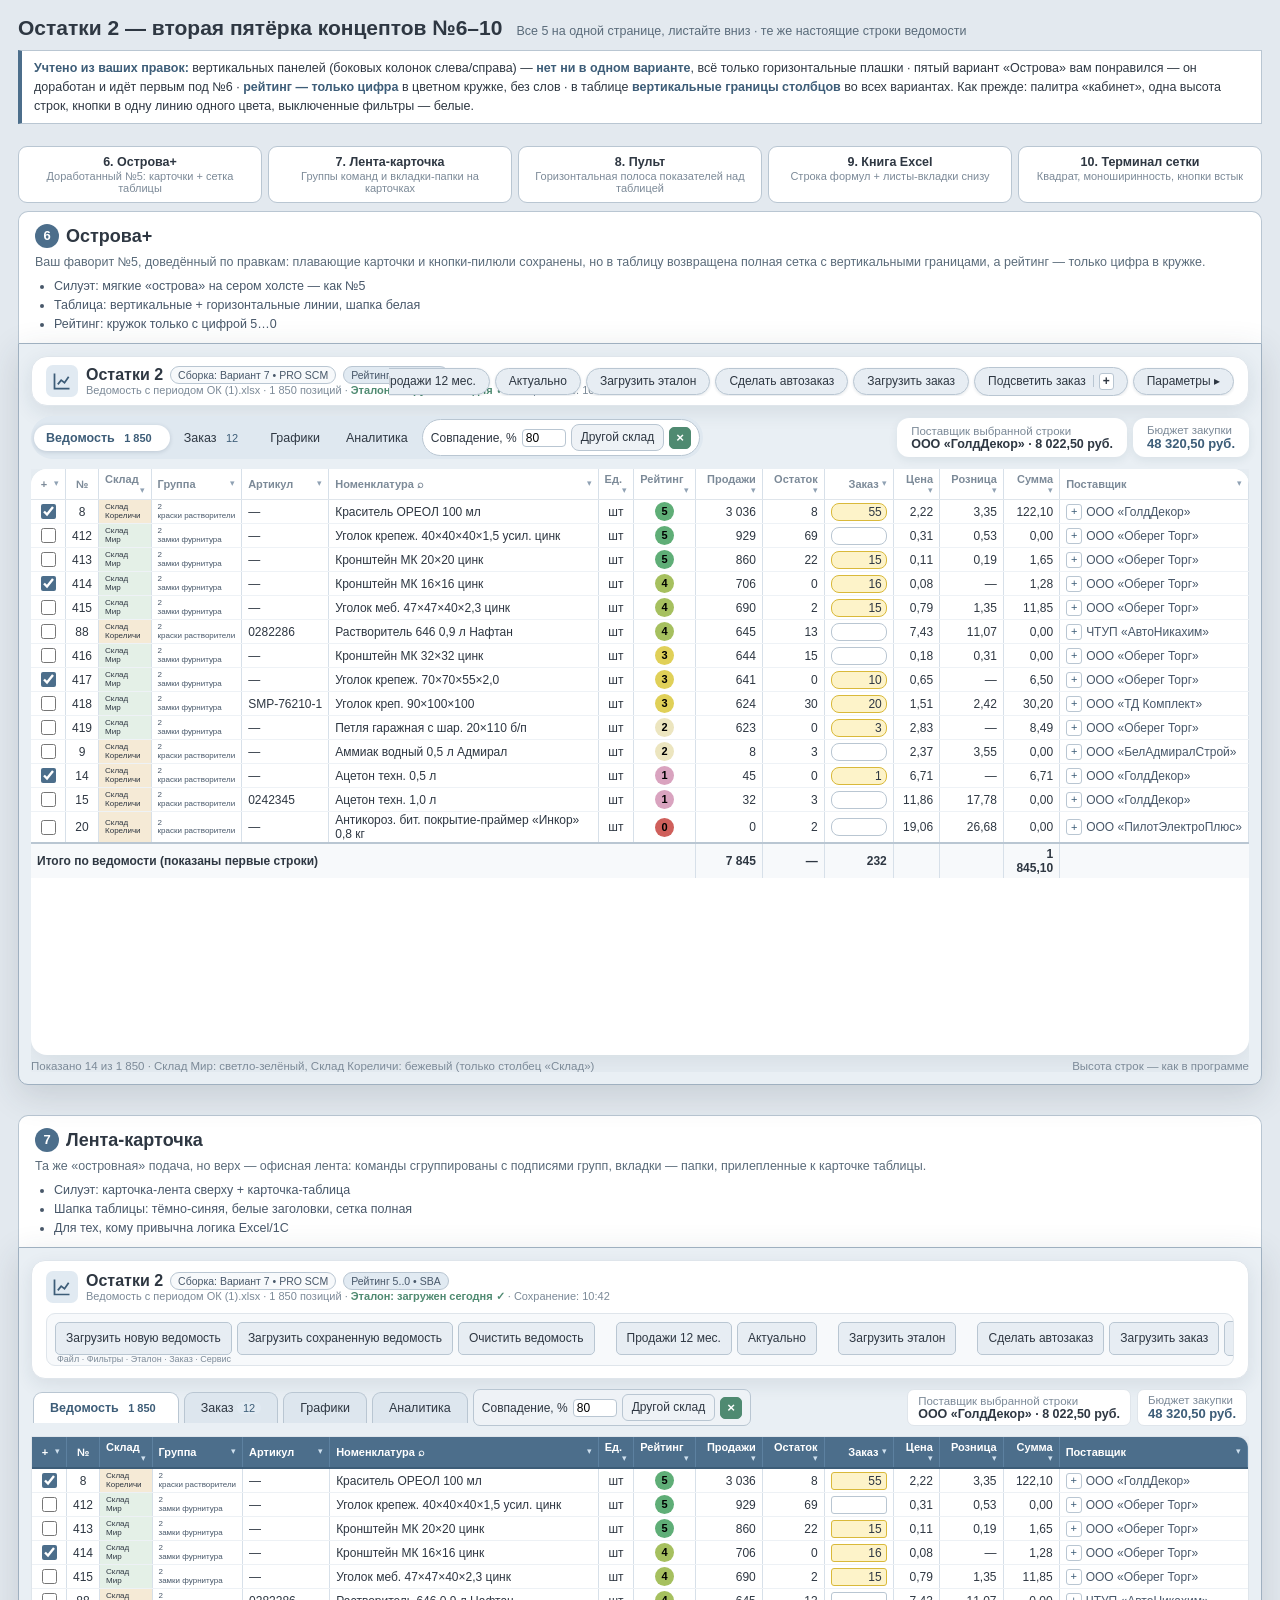
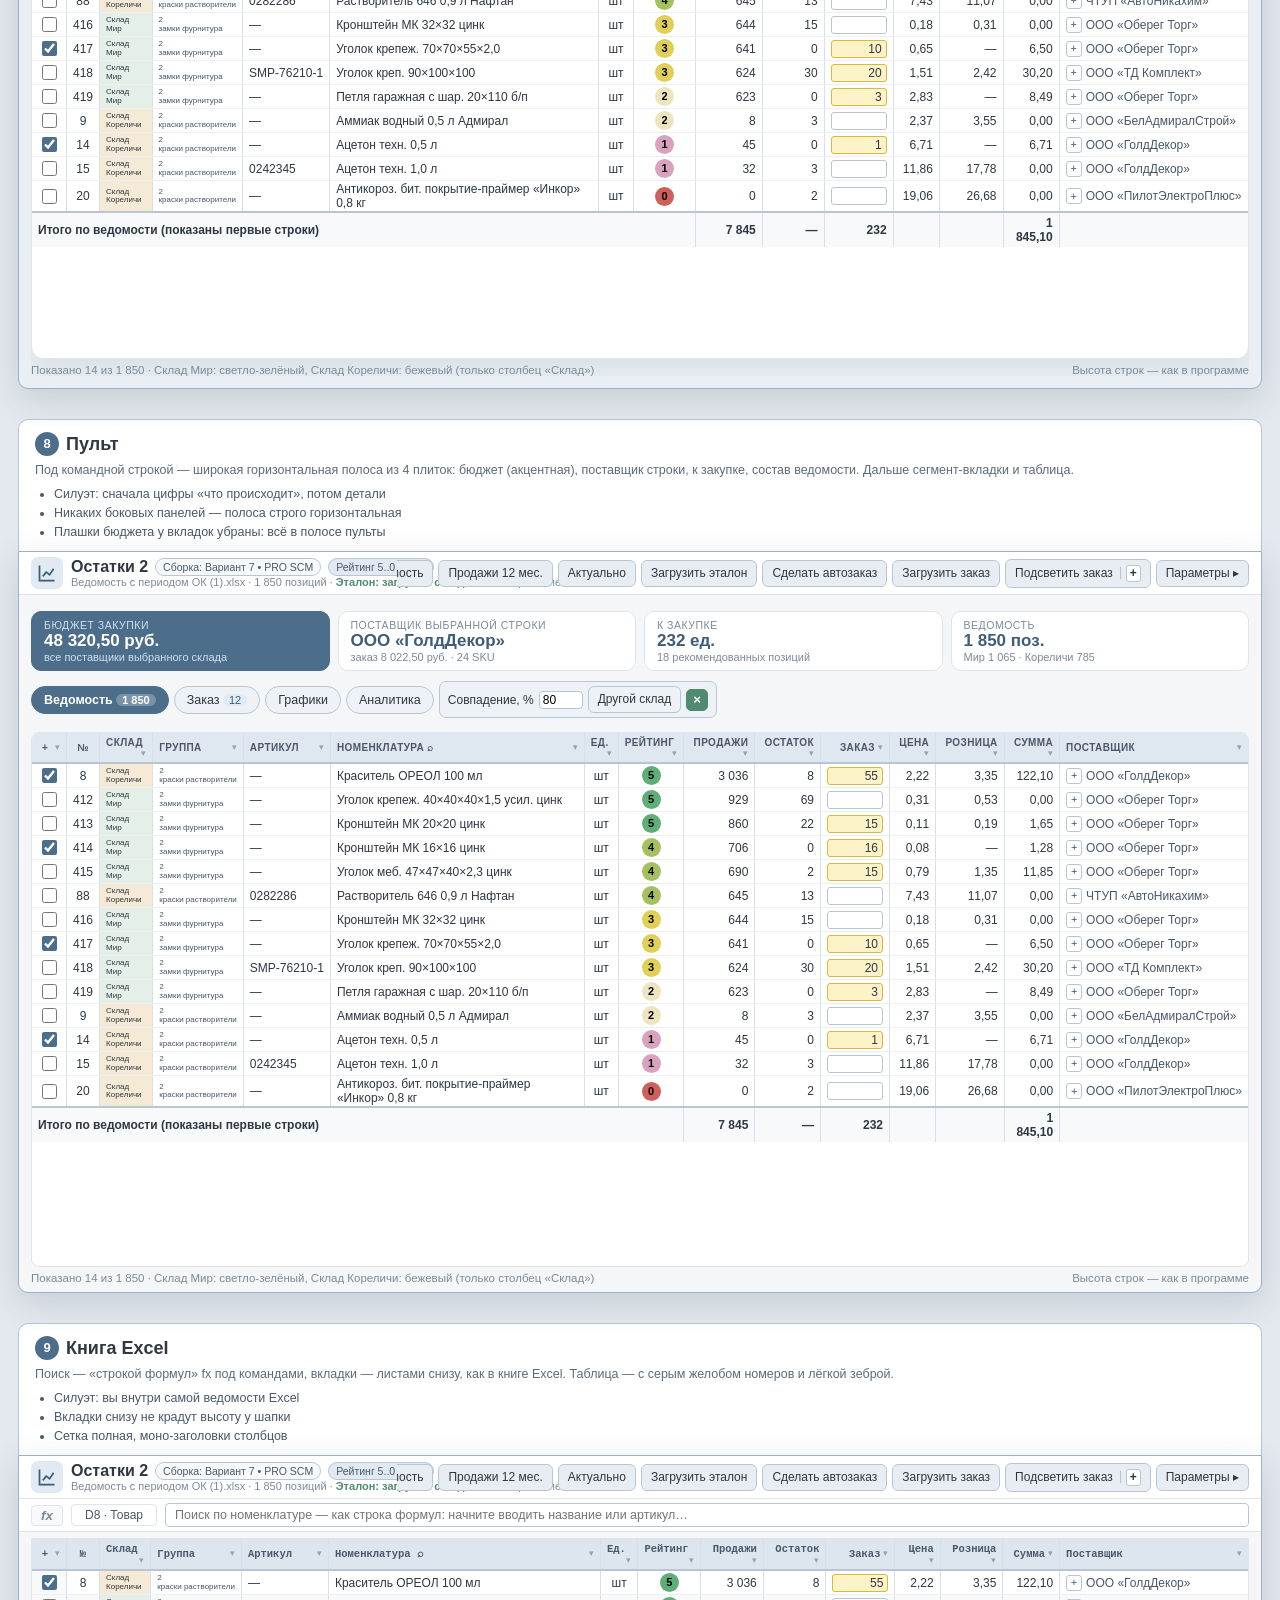
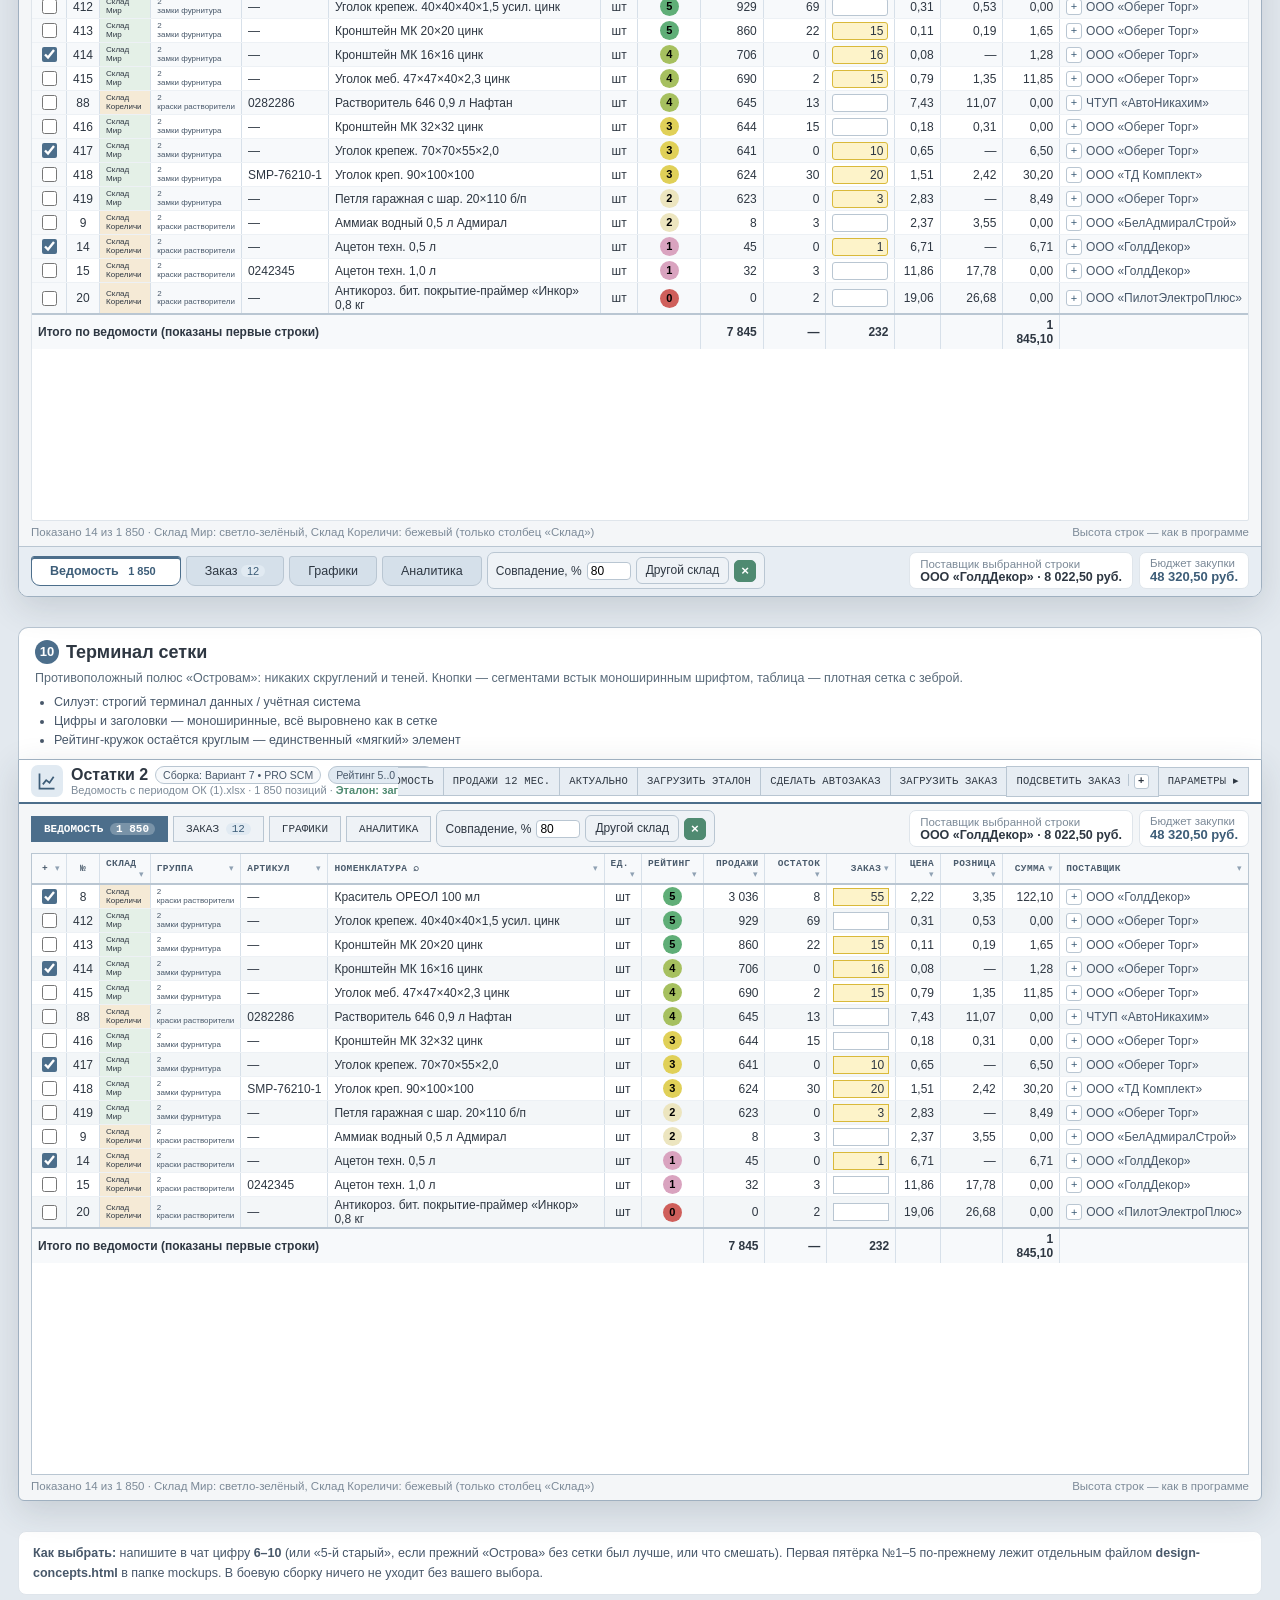
<file: mockups/index.html>
<!DOCTYPE html>
<html lang="ru">
<head>
<meta charset="UTF-8">
<meta name="viewport" content="width=device-width, initial-scale=1.0">
<title>Остатки 2 — вторая пятёрка концептов (№6–10)</title>
<style>
:root{
  --bg:#f4f6f8; --surface:#ffffff; --surface-alt:#f7f9fb; --surface-hover:#eef2f6;
  --border:#dfe5eb; --border-strong:#b9c6d2; --text:#2e3742; --muted:#7c8a98;
  --primary:#4c6e8b; --primary-dark:#3d5d78; --primary-soft:#e1eaf2;
  --btnbar-bg:#e7edf3; --btnbar-hover:#dbe4ec; --btnbar-border:#b9c6d2;
  --seg5:#5fae77; --seg4:#a6c05f; --seg3:#e0d058; --seg2:#ece5bf; --seg1:#d9a3bf; --seg0:#cf5f5b;
  --grid:#d7e0e9;
}
*{box-sizing:border-box}
html{scroll-behavior:smooth}
body{margin:0;font-family:"Segoe UI",-apple-system,"Inter",Roboto,Arial,sans-serif;font-size:13.5px;color:var(--text);background:#e3e9ef;-webkit-font-smoothing:antialiased}
.page{max-width:1560px;margin:0 auto;padding:16px 18px 40px}
.page-head{display:flex;align-items:baseline;gap:14px;flex-wrap:wrap}
.page-head h1{font-size:21px;margin:0}
.page-head .sub{color:#5a6b7a;font-size:12.5px}
.note{background:#fff;border:1px solid var(--border-strong);border-left:4px solid var(--primary);padding:8px 12px;font-size:12.5px;margin:10px 0 14px;line-height:1.5}
.note b{color:var(--primary-dark)}
.nav{position:sticky;top:0;z-index:50;display:flex;gap:6px;flex-wrap:wrap;background:#e3e9ef;padding:8px 0}
.nav a{flex:1;text-align:center;text-decoration:none;color:var(--text);background:#fff;border:1px solid var(--border-strong);border-radius:9px;padding:8px 6px;font-size:12.5px;font-weight:600}
.nav a:hover{border-color:var(--primary);background:var(--surface-alt)}
.nav a span{display:block;font-weight:400;color:var(--muted);font-size:11px;margin-top:1px}
.concept-section{margin:0 0 30px}
.concept-head{background:#fff;border:1px solid var(--border-strong);border-radius:10px 10px 0 0;border-bottom:none;padding:12px 16px 10px}
.concept-head h2{margin:0;font-size:18px}
.concept-head h2 .num{display:inline-block;background:var(--primary);color:#fff;border-radius:50%;width:24px;height:24px;line-height:24px;text-align:center;font-size:13px;margin-right:7px;vertical-align:2px}
.concept-head p{margin:5px 0 0;color:#5a6b7a;font-size:12.5px;line-height:1.5}
.concept-head ul{margin:5px 0 0;padding-left:19px;color:#48586a;font-size:12.5px;line-height:1.5}

/* ===== Каркас (один шаблон, 5 клонов) ===== */
.app{background:var(--bg);border:1px solid #9fb0c0;border-radius:0 0 10px 10px;height:742px;display:flex;flex-direction:column;overflow:hidden;position:relative;box-shadow:0 10px 34px rgba(46,55,66,.16)}
.topbar{display:flex;align-items:center;justify-content:space-between;gap:10px;padding:5px 12px;background:var(--surface);border-bottom:1px solid var(--border);flex:0 0 auto;min-width:0}
.brand-block{display:flex;align-items:center;gap:8px;min-width:0;flex:0 1 auto}
.app-logo{width:32px;height:32px;flex:0 0 32px;display:flex;align-items:center;justify-content:center;background:var(--primary-soft);color:var(--primary-dark);border-radius:7px}
.brand-title-row{display:flex;align-items:center;gap:7px;white-space:nowrap}
.brand-title-row h1{font-size:16px;margin:0}
.badge{font-size:10.5px;padding:2px 7px;border-radius:99px;border:1px solid var(--border-strong);background:var(--surface-alt);color:#48586a;white-space:nowrap}
.badge-accent{background:var(--primary-soft)}
.file-meta{font-size:11px;color:var(--muted);white-space:nowrap;overflow:hidden;text-overflow:ellipsis}
.file-meta .ok{color:#4f8a71;font-weight:600}
.topbar-actions{display:flex;flex-wrap:nowrap;gap:5px;align-items:center;overflow:hidden;flex:1 1 auto;justify-content:flex-end;min-width:0}
.btn{font:inherit;font-size:12px;padding:5px 9px;border-radius:6px;border:1px solid var(--border-strong);background:var(--surface);color:var(--text);cursor:pointer;white-space:nowrap;flex:0 0 auto;line-height:1.25}
.topbar-actions .btn{background:var(--btnbar-bg);border-color:var(--btnbar-border);color:var(--text)}
.topbar-actions .btn:hover{background:var(--btnbar-hover)}
.topbar-actions .btn[aria-pressed="false"]{background:#ffffff;color:var(--muted)}
.order-hint-sep{display:inline-block;width:1px;height:12px;background:var(--border-strong);margin:0 5px -2px 7px}
.plus-badge{display:inline-block;min-width:15px;text-align:center;font-weight:700;border:1px solid var(--border-strong);border-radius:3px;background:var(--surface);padding:0 2px}
.formula-bar{display:none}
.kpi-strip{display:none}
.tabs-bar{display:flex;align-items:center;justify-content:space-between;gap:10px;padding:5px 12px 0;flex:0 0 auto;min-width:0}
.tabs-left{display:flex;align-items:center;gap:5px;flex-wrap:nowrap;min-width:0}
.tab-btn{font:inherit;font-size:12.5px;padding:6px 12px;border:1px solid var(--border-strong);background:#eef2f6;color:var(--text);border-radius:7px;cursor:pointer;white-space:nowrap}
.tab-btn:hover{background:#e2eaf1}
.tab-btn.active{background:var(--primary);border-color:var(--primary);color:#fff;font-weight:600}
.tab-counter{background:rgba(255,255,255,.25);border-radius:99px;padding:0 6px;font-size:11px}
.tab-btn:not(.active) .tab-counter{background:var(--primary-soft);color:var(--primary-dark)}
.stock-match{font-size:12px;border:1px solid var(--border-strong);background:#eef2f6;border-radius:7px;padding:4px 8px;white-space:nowrap;display:flex;gap:5px;align-items:center}
.stock-match input{width:44px;font:inherit;font-size:12px;padding:1px 3px;border:1px solid var(--border-strong);border-radius:4px}
.stock-match .btn{background:#eef2f6}
.hints-off{width:22px;height:22px;padding:0;line-height:1;border-radius:5px;border:1px solid #4f8a71;background:#4f8a71;color:#fff;cursor:pointer;font-weight:700}
.summary{display:flex;gap:6px;align-items:stretch}
.sum-card{border:1px solid var(--border);background:var(--surface);border-radius:7px;padding:4px 10px;font-size:11.5px;color:var(--muted);white-space:nowrap;display:flex;flex-direction:column;justify-content:center}
.sum-card strong{color:var(--text);font-size:12.5px}
.sum-card.budget strong{color:var(--primary-dark);font-size:13px}
main{flex:1 1 auto;min-height:0;display:flex;flex-direction:column;padding:6px 12px 8px;overflow:hidden}
.table-card{background:var(--surface);border:1px solid var(--border);border-radius:8px;overflow:auto;flex:1 1 auto;min-height:0}
.pagination{flex:0 0 auto;font-size:11.5px;color:var(--muted);padding-top:5px;display:flex;justify-content:space-between}

/* Таблица: ВЕЗДЕ вертикальные границы столбцов; рейтинг — только цифра в кружке; высота строк одна */
table{border-collapse:collapse;width:100%;font-size:12px}
thead th{position:sticky;top:0;z-index:2;background:#e7ecf1;color:#48586a;font-size:11px;font-weight:600;text-align:left;padding:4px 6px;border-bottom:2px solid var(--border-strong);border-right:1px solid var(--grid);white-space:nowrap}
thead th:last-child{border-right:none}
thead th .flt{float:right;border:none;background:transparent;color:#8fa1b3;cursor:pointer;font-size:9px;padding:0 0 0 3px}
tbody td{padding:1px 6px !important;border-bottom:1px solid #edf1f5;border-right:1px solid var(--grid);white-space:nowrap;vertical-align:middle;color:var(--text)}
tbody td:last-child{border-right:none}
tbody tr:hover td{background:var(--surface-hover)}
td.num,th.num{text-align:right;font-variant-numeric:tabular-nums}
td.ctr,th.ctr{text-align:center}
.wh-mir{background:#e4f0e7 !important}
.wh-kor{background:#f5ead6 !important}
tbody td.wh{font-size:8px;line-height:1.05}
tbody td.grp{font-size:8px;line-height:1.05;color:#48586a}
.qty{display:inline-block;width:56px;height:18px;box-sizing:border-box;border:1px solid var(--border-strong);border-radius:3px;font:inherit;font-size:12px;text-align:right;padding:0 4px;font-variant-numeric:tabular-nums;background:#fff;color:var(--text)}
.qty.hl{background:#fdf3c9;border-color:#d9b93a}
.seg{display:inline-block;width:19px;height:19px;border-radius:50%;padding:0;line-height:19px;text-align:center;font-size:11px;font-weight:700;color:#000}
.seg5{background:var(--seg5)} .seg4{background:var(--seg4)} .seg3{background:var(--seg3)} .seg2{background:var(--seg2)} .seg1{background:var(--seg1)} .seg0{background:var(--seg0)}
.plus-inp{width:15px;height:15px;accent-color:var(--primary);vertical-align:middle}
tfoot td{padding:3px 6px;font-weight:700;background:var(--surface-alt);border-top:2px solid var(--border-strong);border-right:1px solid var(--grid);font-variant-numeric:tabular-nums}
tfoot td:last-child{border-right:none}
.name-cell{white-space:normal;min-width:230px}
.sup-cell{color:#48586a}
.swap{border:1px solid var(--border-strong);background:var(--surface);border-radius:3px;width:16px;height:16px;line-height:1;padding:0;cursor:pointer;font-size:11px;margin-right:4px;color:var(--primary-dark)}

/* №6 — ОСТРОВА+ (доработанный №5) */
.app[data-concept="islands"]{background:#e9eff4;gap:10px;padding:12px}
.app[data-concept="islands"] .topbar{border:1px solid var(--border);border-radius:16px;box-shadow:0 6px 20px rgba(31,58,82,.10);padding:8px 14px}
.app[data-concept="islands"] .topbar-actions .btn{border-radius:99px;padding-left:13px;padding-right:13px;box-shadow:0 1px 3px rgba(31,58,82,.12)}
.app[data-concept="islands"] .tabs-bar{padding:0}
.app[data-concept="islands"] .tabs-left{background:#dfe8f0;border-radius:99px;padding:3px;gap:2px}
.app[data-concept="islands"] .tab-btn{border:none;background:transparent;border-radius:99px}
.app[data-concept="islands"] .tab-btn.active{background:var(--surface);color:var(--primary-dark);box-shadow:0 1px 4px rgba(31,58,82,.18)}
.app[data-concept="islands"] .tab-btn:not(.active) .tab-counter{background:transparent}
.app[data-concept="islands"] .stock-match{background:var(--surface);border-radius:99px}
.app[data-concept="islands"] .sum-card{border-radius:12px;box-shadow:0 3px 10px rgba(31,58,82,.08);border:none;padding:6px 14px}
.app[data-concept="islands"] main{padding:0}
.app[data-concept="islands"] .table-card{border:none;border-radius:16px;box-shadow:0 8px 28px rgba(31,58,82,.10)}
.app[data-concept="islands"] thead th{background:var(--surface);color:var(--muted);border-bottom:1px solid var(--border);border-right:1px solid var(--grid)}
.app[data-concept="islands"] tbody td{border-bottom:1px solid #eef2f6;border-right:1px solid var(--grid)}
.app[data-concept="islands"] .btn,.app[data-concept="islands"] .qty{border-radius:8px}

/* №7 — ЛЕНТА-КАРТОЧКА */
.app[data-concept="ribbon"]{background:#e9eff4;gap:10px;padding:12px}
.app[data-concept="ribbon"] .topbar{flex-wrap:wrap;border:1px solid var(--border);border-radius:14px;box-shadow:0 6px 18px rgba(31,58,82,.09);padding:10px 14px 12px}
.app[data-concept="ribbon"] .brand-block{flex:1 1 100%}
.app[data-concept="ribbon"] .topbar-actions{flex:1 1 100%;justify-content:flex-start;background:var(--surface-alt);border:1px solid var(--border);border-radius:9px;padding:7px 8px 9px;position:relative}
.app[data-concept="ribbon"] .topbar-actions .btn{border-radius:5px;padding:8px 10px;box-shadow:none}
.app[data-concept="ribbon"] .topbar-actions .btn:nth-child(3),
.app[data-concept="ribbon"] .topbar-actions .btn:nth-child(5),
.app[data-concept="ribbon"] .topbar-actions .btn:nth-child(6),
.app[data-concept="ribbon"] .topbar-actions .btn:nth-child(9){margin-right:16px}
.app[data-concept="ribbon"] .topbar-actions::after{content:"Файл  ·  Фильтры  ·  Эталон  ·  Заказ  ·  Сервис";position:absolute;left:10px;bottom:1px;font-size:9px;color:var(--muted)}
.app[data-concept="ribbon"] .tabs-bar{padding:0 2px;align-items:flex-end}
.app[data-concept="ribbon"] .tab-btn{border-radius:9px 9px 0 0;border-bottom:none;padding:8px 16px;background:#dde6ee}
.app[data-concept="ribbon"] .tab-btn.active{background:var(--surface);color:var(--primary-dark);border-color:var(--border-strong);font-weight:700}
.app[data-concept="ribbon"] main{padding:0}
.app[data-concept="ribbon"] .table-card{border-radius:0 12px 12px 12px;box-shadow:0 8px 24px rgba(31,58,82,.09)}
.app[data-concept="ribbon"] thead th{background:var(--primary);color:#fff;border-bottom:2px solid var(--primary-dark);border-right:1px solid #5d81a0}
.app[data-concept="ribbon"] thead th .flt{color:#cfe0ee}

/* №8 — ПУЛЬТ (горизонтальная полоса показателей) */
.app[data-concept="console"]{gap:8px}
.app[data-concept="console"] .kpi-strip{display:flex;gap:8px;padding:8px 12px 0}
.kpi{flex:1;background:var(--surface);border:1px solid var(--border);border-radius:10px;padding:7px 12px;min-width:0}
.kpi .lab{font-size:10.5px;text-transform:uppercase;letter-spacing:.05em;color:var(--muted);white-space:nowrap}
.kpi .val{font-size:17px;font-weight:700;color:var(--primary-dark);font-variant-numeric:tabular-nums;white-space:nowrap}
.kpi .sub{font-size:11px;color:var(--muted);white-space:nowrap}
.kpi.accent{background:var(--primary);border-color:var(--primary)}
.kpi.accent .lab,.kpi.accent .sub{color:#cfe0ee}
.kpi.accent .val{color:#fff}
.app[data-concept="console"] .summary{display:none}
.app[data-concept="console"] .tabs-bar{padding-top:2px}
.app[data-concept="console"] .tab-btn{border-radius:99px}
.app[data-concept="console"] thead th{background:#dfe8f0;text-transform:uppercase;letter-spacing:.04em;font-size:10px}

/* №9 — КНИГА EXCEL */
.app[data-concept="excelbook"] .formula-bar{display:flex;align-items:center;gap:8px;background:var(--surface);border-bottom:1px solid var(--border);padding:4px 12px;flex:0 0 auto}
.formula-bar .fx{font-style:italic;font-weight:700;color:var(--muted);border:1px solid var(--border);border-radius:4px;padding:2px 9px;background:var(--surface-alt)}
.formula-bar .addr{border:1px solid var(--border);border-radius:4px;padding:3px 8px;font-size:12px;color:#48586a;background:#fff;min-width:86px;text-align:center}
.formula-bar input{flex:1;font:inherit;font-size:12.5px;padding:4px 9px;border:1px solid var(--border-strong);border-radius:4px}
.app[data-concept="excelbook"] .tabs-bar{order:5;border-top:1px solid var(--border-strong);background:#e7edf3;padding:5px 12px 7px}
.app[data-concept="excelbook"] main{order:3}
.app[data-concept="excelbook"] .tab-btn{border-radius:3px 3px 9px 9px;background:#d5e0ea;padding:7px 18px}
.app[data-concept="excelbook"] .tab-btn.active{background:var(--surface);color:var(--primary-dark);font-weight:700;box-shadow:0 2px 0 var(--primary) inset}
.app[data-concept="excelbook"] .table-card{border-radius:2px}
.app[data-concept="excelbook"] thead th{background:#dde6ee;font-family:Consolas,"Cascadia Mono",monospace;font-size:10.5px}
.app[data-concept="excelbook"] tbody td:first-child{background:var(--surface-alt);color:var(--muted);text-align:center}
.app[data-concept="excelbook"] tbody tr:nth-child(even) td{background:#f7f9fb}
.app[data-concept="excelbook"] tbody tr:hover td{background:var(--surface-hover)}

/* №10 — ТЕРМИНАЛ СЕТКИ */
.app[data-concept="terminal"]{border-radius:0 0 6px 6px}
.app[data-concept="terminal"] .topbar{border-bottom:2px solid var(--primary)}
.app[data-concept="terminal"] .topbar-actions{gap:0}
.app[data-concept="terminal"] .topbar-actions .btn{border-radius:0;margin-left:-1px;font-family:Consolas,"Cascadia Mono",monospace;text-transform:uppercase;font-size:10.5px;letter-spacing:.02em;padding:7px 9px}
.app[data-concept="terminal"] .topbar-actions .btn:first-child{margin-left:0}
.app[data-concept="terminal"] .tabs-bar{padding-top:6px}
.app[data-concept="terminal"] .tab-btn{border-radius:0;font-family:Consolas,"Cascadia Mono",monospace;text-transform:uppercase;font-size:11px}
.app[data-concept="terminal"] .table-card{border-radius:0;border-color:var(--border-strong)}
.app[data-concept="terminal"] thead th{background:var(--surface-alt);color:#4a5b6c;font-family:Consolas,"Cascadia Mono",monospace;text-transform:uppercase;letter-spacing:.04em;font-size:9.5px;border-bottom:2px solid var(--border-strong)}
.app[data-concept="terminal"] tbody td{font-variant-numeric:tabular-nums}
.app[data-concept="terminal"] tbody tr:nth-child(even) td{background:#f3f6f8}
.app[data-concept="terminal"] tbody tr:hover td{background:var(--surface-hover)}
.app[data-concept="terminal"] .qty,.app[data-concept="terminal"] .seg{border-radius:0}
.app[data-concept="terminal"] .seg{border-radius:50%}
.foot{font-size:12.5px;color:#48586a;margin-top:14px;line-height:1.6;background:#fff;border:1px solid var(--border);border-radius:8px;padding:11px 14px}
</style>
</head>
<body>
<div class="page">
  <div class="page-head"><h1>Остатки 2 — вторая пятёрка концептов №6–10</h1><span class="sub">Все 5 на одной странице, листайте вниз · те же настоящие строки ведомости</span></div>
  <div class="note"><b>Учтено из ваших правок:</b> вертикальных панелей (боковых колонок слева/справа) — <b>нет ни в одном варианте</b>, всё только горизонтальные плашки · пятый вариант «Острова» вам понравился — он доработан и идёт первым под №6 · <b>рейтинг — только цифра</b> в цветном кружке, без слов · в таблице <b>вертикальные границы столбцов</b> во всех вариантах. Как прежде: палитра «кабинет», одна высота строк, кнопки в одну линию одного цвета, выключенные фильтры — белые.</div>
  <nav class="nav" id="nav"></nav>
  <div id="sections"></div>
  <div class="foot"><b>Как выбрать:</b> напишите в чат цифру <b>6–10</b> (или «5-й старый», если прежний «Острова» без сетки был лучше, или что смешать). Первая пятёрка №1–5 по-прежнему лежит отдельным файлом <b>design-concepts.html</b> в папке mockups. В боевую сборку ничего не уходит без вашего выбора.</div>
</div>

<template id="appTpl">
  <div class="app">
    <header class="topbar">
      <div class="brand-block">
        <div class="app-logo"><svg width="20" height="20" viewBox="0 0 24 24" fill="none" stroke="currentColor" stroke-width="2.1"><path d="M3 3v18h18"/><path d="M7 16l4-5 4 3 5-7"/></svg></div>
        <div>
          <div class="brand-title-row"><h1>Остатки 2</h1><span class="badge">Сборка: Вариант 7 • PRO SCM</span><span class="badge badge-accent">Рейтинг 5..0 • SBA</span></div>
          <div class="file-meta">Ведомость с периодом ОК (1).xlsx · 1 850 позиций · <span class="ok">Эталон: загружен сегодня ✓</span> · Сохранение: 10:42</div>
        </div>
      </div>
      <div class="topbar-actions">
        <button class="btn">Загрузить новую ведомость</button>
        <button class="btn">Загрузить сохраненную ведомость</button>
        <button class="btn">Очистить ведомость</button>
        <button class="btn tgl" aria-pressed="true">Продажи 12 мес.</button>
        <button class="btn tgl" aria-pressed="true">Актуально</button>
        <button class="btn">Загрузить эталон</button>
        <button class="btn">Сделать автозаказ</button>
        <button class="btn">Загрузить заказ</button>
        <button class="btn">Подсветить заказ<span class="order-hint-sep"></span><span class="plus-badge">+</span></button>
        <button class="btn">Параметры ▸</button>
      </div>
    </header>
    <div class="formula-bar"><span class="fx">fx</span><span class="addr">D8 · Товар</span><input type="search" placeholder="Поиск по номенклатуре — как строка формул: начните вводить название или артикул…"></div>
    <div class="kpi-strip">
      <div class="kpi accent"><div class="lab">Бюджет закупки</div><div class="val">48 320,50 руб.</div><div class="sub">все поставщики выбранного склада</div></div>
      <div class="kpi"><div class="lab">Поставщик выбранной строки</div><div class="val">ООО «ГолдДекор»</div><div class="sub">заказ 8 022,50 руб. · 24 SKU</div></div>
      <div class="kpi"><div class="lab">К закупке</div><div class="val">232 ед.</div><div class="sub">18 рекомендованных позиций</div></div>
      <div class="kpi"><div class="lab">Ведомость</div><div class="val">1 850 поз.</div><div class="sub">Мир 1 065 · Кореличи 785</div></div>
    </div>
    <nav class="tabs-bar">
      <div class="tabs-left">
        <button class="tab-btn active" data-tab>Ведомость <span class="tab-counter">1 850</span></button>
        <button class="tab-btn" data-tab>Заказ <span class="tab-counter">12</span></button>
        <button class="tab-btn" data-tab>Графики</button>
        <button class="tab-btn" data-tab>Аналитика</button>
        <span class="stock-match">Совпадение, % <input value="80"> <button class="btn">Другой склад</button><button class="hints-off" title="Подсказки выключены">×</button></span>
      </div>
      <div class="summary">
        <div class="sum-card"><span>Поставщик выбранной строки</span><strong>ООО «ГолдДекор» · 8 022,50 руб.</strong></div>
        <div class="sum-card budget"><span>Бюджет закупки</span><strong>48 320,50 руб.</strong></div>
      </div>
    </nav>
    <main>
      <div class="table-card">
        <table>
          <thead><tr>
            <th class="ctr">+<button class="flt">▾</button></th><th class="ctr">№</th><th>Склад<button class="flt">▾</button></th><th>Группа<button class="flt">▾</button></th><th>Артикул<button class="flt">▾</button></th><th>Номенклатура ⌕<button class="flt">▾</button></th><th>Ед.<button class="flt">▾</button></th><th>Рейтинг<button class="flt">▾</button></th><th class="num">Продажи<button class="flt">▾</button></th><th class="num">Остаток<button class="flt">▾</button></th><th class="num">Заказ<button class="flt">▾</button></th><th class="num">Цена<button class="flt">▾</button></th><th class="num">Розница<button class="flt">▾</button></th><th class="num">Сумма<button class="flt">▾</button></th><th>Поставщик<button class="flt">▾</button></th>
          </tr></thead>
          <tbody class="tbody"></tbody>
          <tfoot><tr><td colspan="8">Итого по ведомости (показаны первые строки)</td><td class="num">7 845</td><td class="num">—</td><td class="num">232</td><td></td><td></td><td class="num">1 845,10</td><td></td></tr></tfoot>
        </table>
      </div>
      <footer class="pagination"><span>Показано 14 из 1 850 · Склад Мир: светло-зелёный, Склад Кореличи: бежевый (только столбец «Склад»)</span><span>Высота строк — как в программе</span></footer>
    </main>
  </div>
</template>

<script>
const ROWS=[
 [1,8,"kor","Склад Кореличи","2 краски растворители","—","Краситель ОРЕОЛ 100 мл","шт",5,"3 036",8,55,"2,22","3,35","122,10","ООО «ГолдДекор»"],
 [0,412,"mir","Склад Мир","2 замки фурнитура","—","Уголок крепеж. 40×40×40×1,5 усил. цинк","шт",5,"929",69,0,"0,31","0,53","0,00","ООО «Оберег Торг»"],
 [0,413,"mir","Склад Мир","2 замки фурнитура","—","Кронштейн МК 20×20 цинк","шт",5,"860",22,15,"0,11","0,19","1,65","ООО «Оберег Торг»"],
 [1,414,"mir","Склад Мир","2 замки фурнитура","—","Кронштейн МК 16×16 цинк","шт",4,"706",0,16,"0,08","—","1,28","ООО «Оберег Торг»"],
 [0,415,"mir","Склад Мир","2 замки фурнитура","—","Уголок меб. 47×47×40×2,3 цинк","шт",4,"690",2,15,"0,79","1,35","11,85","ООО «Оберег Торг»"],
 [0,88,"kor","Склад Кореличи","2 краски растворители","0282286","Растворитель 646 0,9 л Нафтан","шт",4,"645",13,0,"7,43","11,07","0,00","ЧТУП «АвтоНикахим»"],
 [0,416,"mir","Склад Мир","2 замки фурнитура","—","Кронштейн МК 32×32 цинк","шт",3,"644",15,0,"0,18","0,31","0,00","ООО «Оберег Торг»"],
 [1,417,"mir","Склад Мир","2 замки фурнитура","—","Уголок крепеж. 70×70×55×2,0","шт",3,"641",0,10,"0,65","—","6,50","ООО «Оберег Торг»"],
 [0,418,"mir","Склад Мир","2 замки фурнитура","SMP-76210-1","Уголок креп. 90×100×100","шт",3,"624",30,20,"1,51","2,42","30,20","ООО «ТД Комплект»"],
 [0,419,"mir","Склад Мир","2 замки фурнитура","—","Петля гаражная с шар. 20×110 б/п","шт",2,"623",0,3,"2,83","—","8,49","ООО «Оберег Торг»"],
 [0,9,"kor","Склад Кореличи","2 краски растворители","—","Аммиак водный 0,5 л Адмирал","шт",2,"8",3,0,"2,37","3,55","0,00","ООО «БелАдмиралСтрой»"],
 [1,14,"kor","Склад Кореличи","2 краски растворители","—","Ацетон техн. 0,5 л","шт",1,"45",0,1,"6,71","—","6,71","ООО «ГолдДекор»"],
 [0,15,"kor","Склад Кореличи","2 краски растворители","0242345","Ацетон техн. 1,0 л","шт",1,"32",3,0,"11,86","17,78","0,00","ООО «ГолдДекор»"],
 [0,20,"kor","Склад Кореличи","2 краски растворители","—","Антикороз. бит. покрытие-праймер «Инкор» 0,8 кг","шт",0,"0",2,0,"19,06","26,68","0,00","ООО «ПилотЭлектроПлюс»"],
];
const rowsHTML = ROWS.map(r=>`<tr>
 <td class="ctr"><input type="checkbox" class="plus-inp" ${r[0]?'checked':''}></td><td class="ctr">${r[1]}</td>
 <td class="wh ${r[2]==='mir'?'wh-mir':'wh-kor'}">${r[3].replace(' ','<br>')}</td><td class="grp">${r[4].replace(' ','<br>')}</td>
 <td>${r[5]}</td><td class="name-cell">${r[6]}</td><td class="ctr">${r[7]}</td>
 <td class="ctr"><span class="seg seg${r[8]}" title="Рейтинг ${r[8]}">${r[8]}</span></td>
 <td class="num">${r[9]}</td><td class="num">${r[10]}</td>
 <td class="num"><input class="qty ${r[11]>0?'hl':''}" value="${r[11]||''}"></td>
 <td class="num">${r[12]}</td><td class="num">${r[13]}</td><td class="num">${r[14]}</td>
 <td class="sup-cell"><button class="swap" title="Заменить поставщика">+</button>${r[15]}</td></tr>`).join('');

const CONCEPTS=[
 {id:'islands', n:'Острова+', d:'Доработанный №5: карточки + сетка таблицы', p:'Ваш фаворит №5, доведённый по правкам: плавающие карточки и кнопки-пилюли сохранены, но в таблицу возвращена полная сетка с вертикальными границами, а рейтинг — только цифра в кружке.', lis:['Силуэт: мягкие «острова» на сером холсте — как №5','Таблица: вертикальные + горизонтальные линии, шапка белая','Рейтинг: кружок только с цифрой 5…0']},
 {id:'ribbon', n:'Лента-карточка', d:'Группы команд и вкладки-папки на карточках', p:'Та же «островная» подача, но верх — офисная лента: команды сгруппированы с подписями групп, вкладки — папки, прилепленные к карточке таблицы.', lis:['Силуэт: карточка-лента сверху + карточка-таблица','Шапка таблицы: тёмно-синяя, белые заголовки, сетка полная','Для тех, кому привычна логика Excel/1С']},
 {id:'console', n:'Пульт', d:'Горизонтальная полоса показателей над таблицей', p:'Под командной строкой — широкая горизонтальная полоса из 4 плиток: бюджет (акцентная), поставщик строки, к закупке, состав ведомости. Дальше сегмент-вкладки и таблица.', lis:['Силуэт: сначала цифры «что происходит», потом детали','Никаких боковых панелей — полоса строго горизонтальная','Плашки бюджета у вкладок убраны: всё в полосе пульты']},
 {id:'excelbook', n:'Книга Excel', d:'Строка формул + листы-вкладки снизу', p:'Поиск — «строкой формул» fx под командами, вкладки — листами снизу, как в книге Excel. Таблица — с серым желобом номеров и лёгкой зеброй.', lis:['Силуэт: вы внутри самой ведомости Excel','Вкладки снизу не крадут высоту у шапки','Сетка полная, моно-заголовки столбцов']},
 {id:'terminal', n:'Терминал сетки', d:'Квадрат, моноширинность, кнопки встык', p:'Противоположный полюс «Островам»: никаких скруглений и теней. Кнопки — сегментами встык моноширинным шрифтом, таблица — плотная сетка с зеброй.', lis:['Силуэт: строгий терминал данных / учётная система','Цифры и заголовки — моноширинные, всё выровнено как в сетке','Рейтинг-кружок остаётся круглым — единственный «мягкий» элемент']},
];
const nav=document.getElementById('nav'), sections=document.getElementById('sections'), tpl=document.getElementById('appTpl');
nav.innerHTML=CONCEPTS.map((c,i)=>`<a href="#c${i+6}">${i+6}. ${c.n}<span>${c.d}</span></a>`).join('');
CONCEPTS.forEach((c,i)=>{
  const sec=document.createElement('section'); sec.className='concept-section'; sec.id='c'+(i+6);
  sec.innerHTML=`<div class="concept-head"><h2><span class="num">${i+6}</span>${c.n}</h2><p>${c.p}</p><ul>${c.lis.map(x=>`<li>${x}</li>`).join('')}</ul></div>`;
  const clone=tpl.content.firstElementChild.cloneNode(true);
  clone.dataset.concept=c.id;
  clone.querySelector('.tbody').innerHTML=rowsHTML;
  clone.querySelectorAll('.tgl').forEach(b=>b.addEventListener('click',()=>b.setAttribute('aria-pressed',b.getAttribute('aria-pressed')!=='true')));
  clone.querySelectorAll('[data-tab]').forEach(b=>b.addEventListener('click',()=>clone.querySelectorAll('[data-tab]').forEach(x=>x.classList.toggle('active',x===b))));
  sec.appendChild(clone); sections.appendChild(sec);
});
</script>
</body>
</html>
</file>
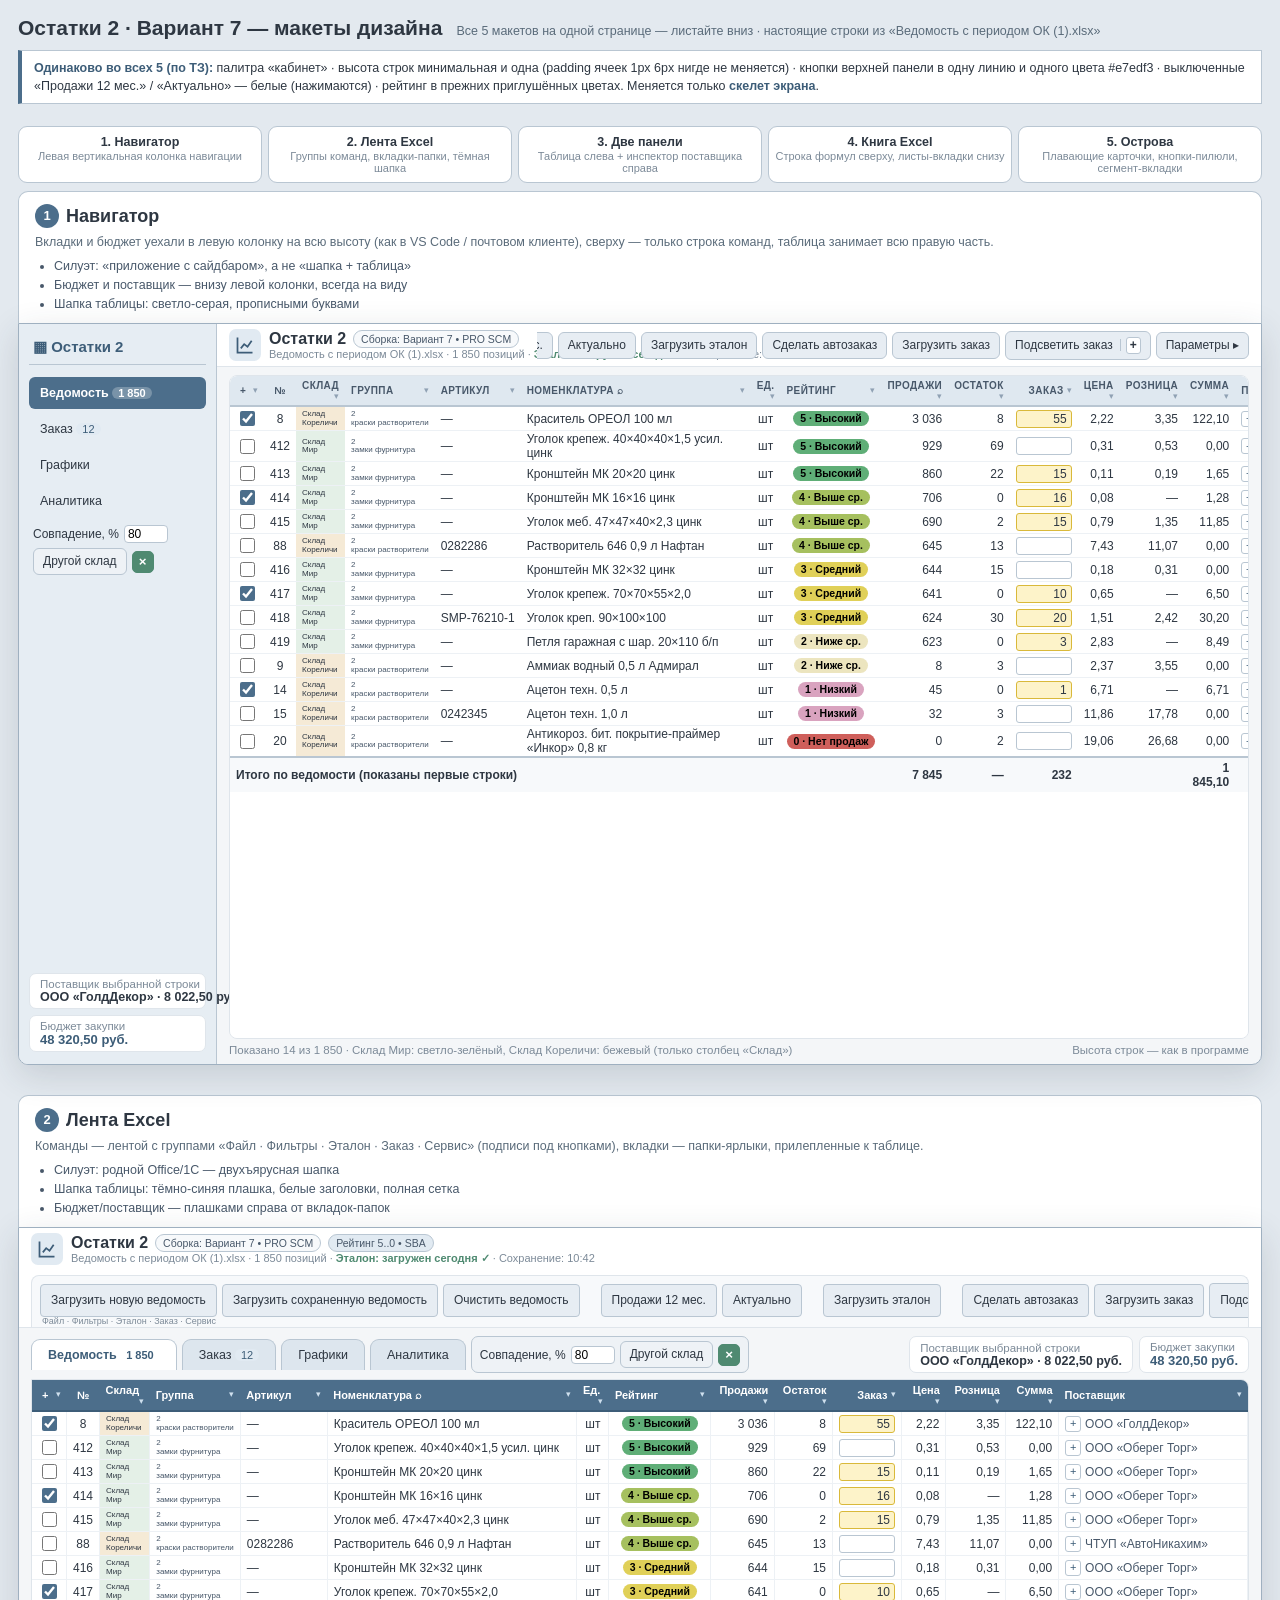
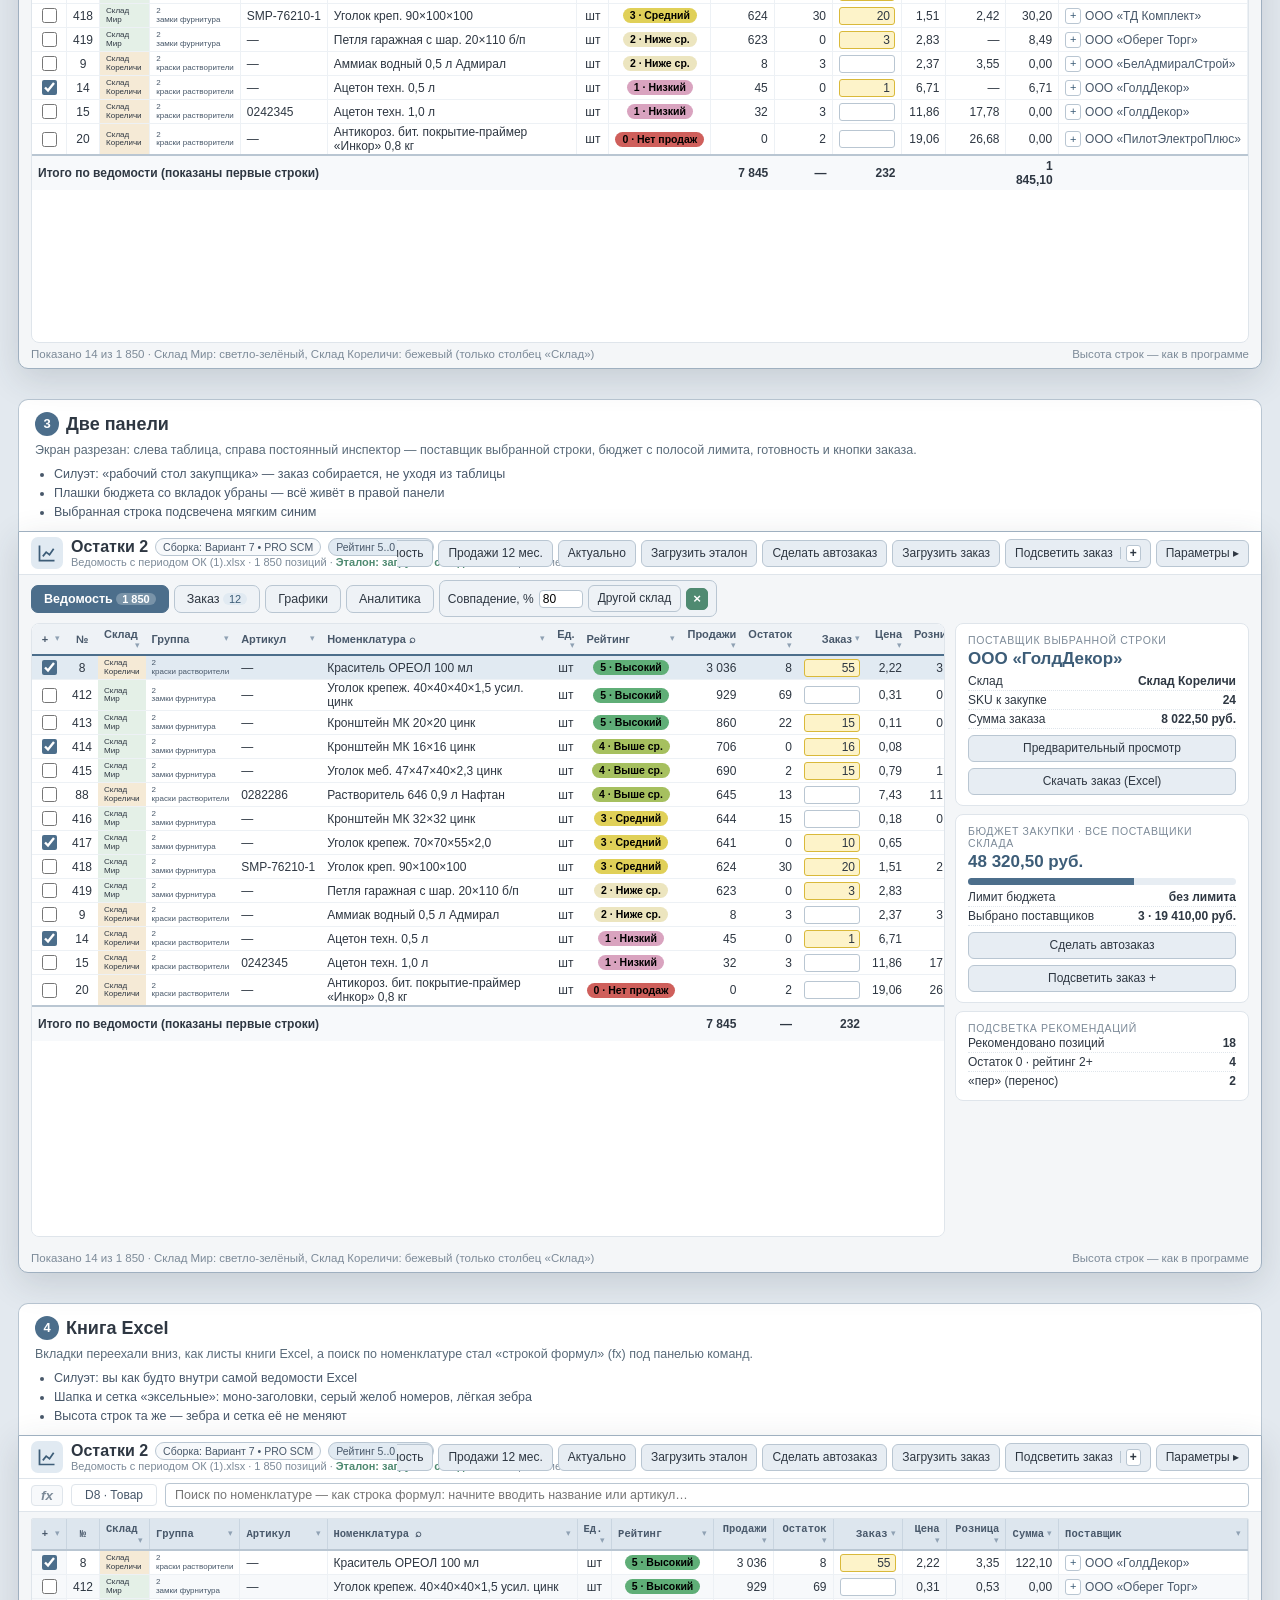
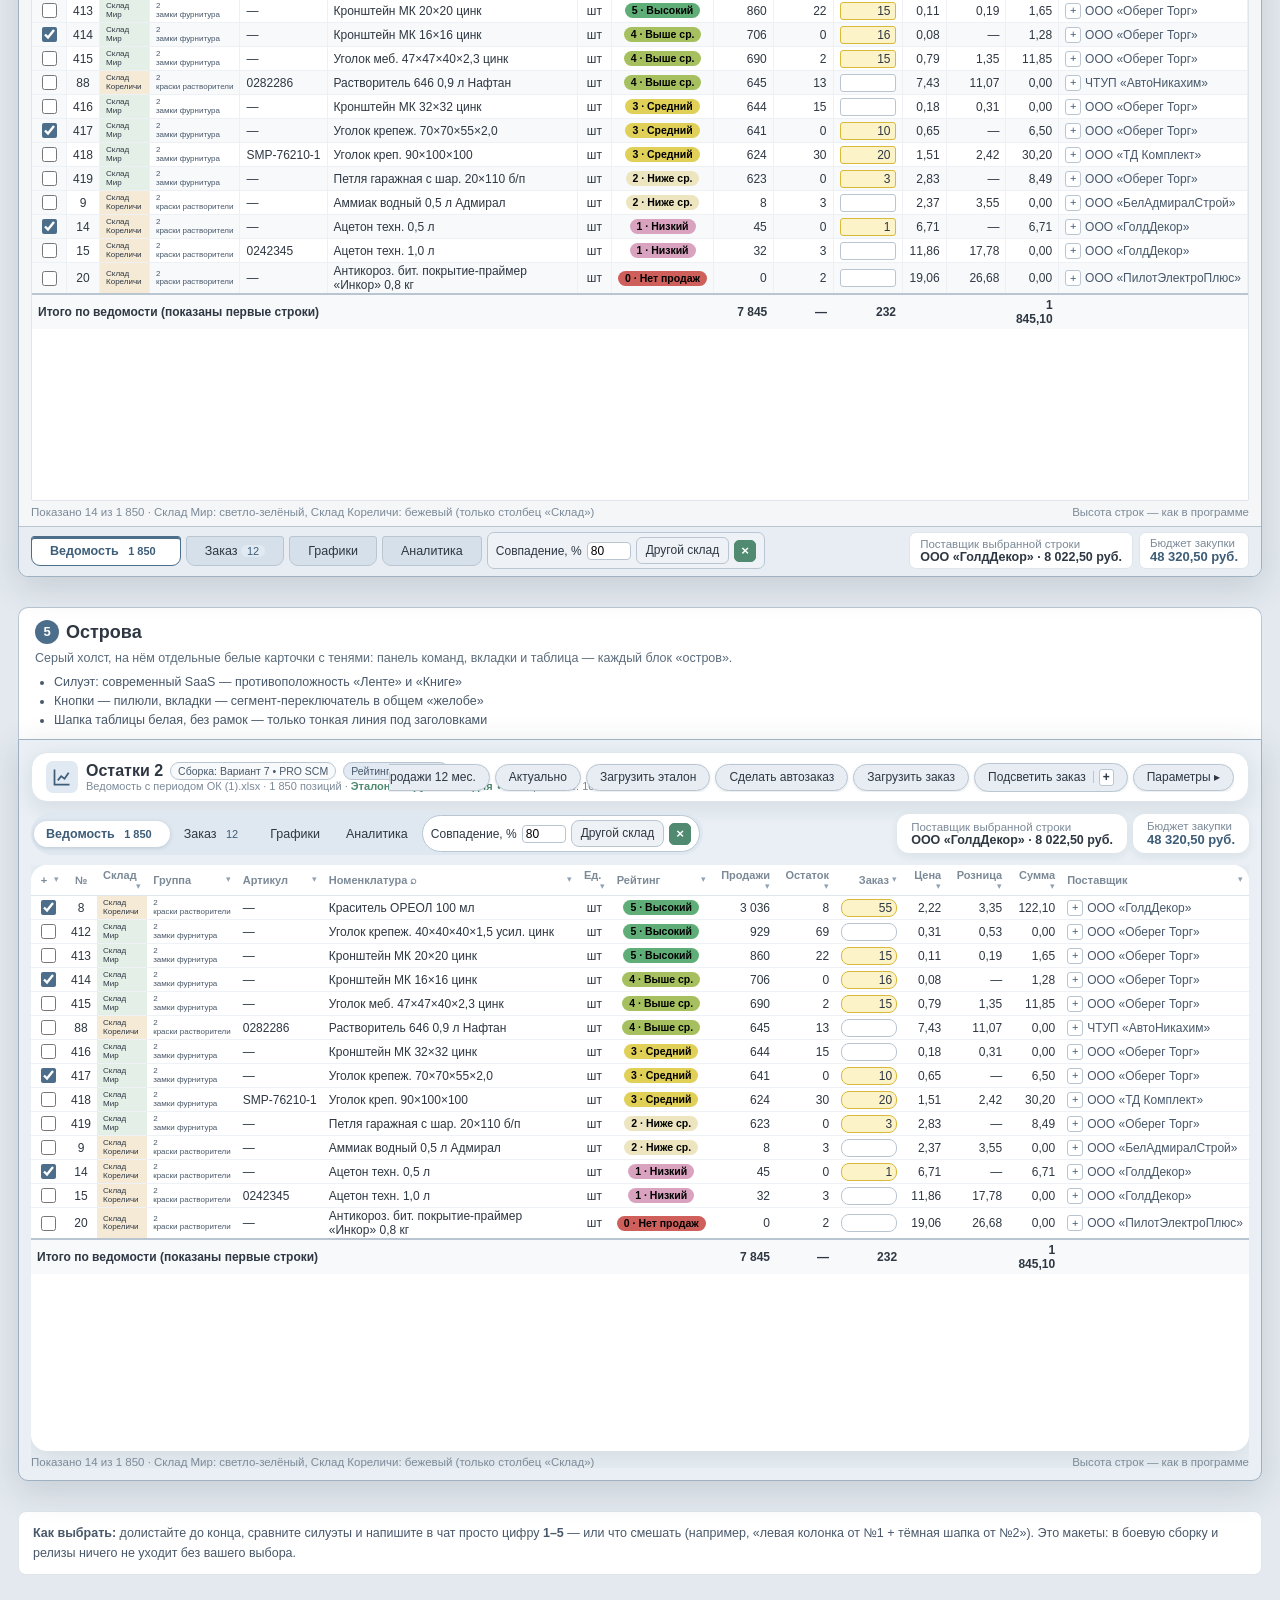
<file: mockups/design-concepts.html>
<!DOCTYPE html>
<html lang="ru">
<head>
<meta charset="UTF-8">
<meta name="viewport" content="width=device-width, initial-scale=1.0">
<title>Остатки 2 — 5 радикальных концептов дизайна (все макеты)</title>
<style>
:root{
  --bg:#f4f6f8; --surface:#ffffff; --surface-alt:#f7f9fb; --surface-hover:#eef2f6;
  --border:#dfe5eb; --border-strong:#b9c6d2; --text:#2e3742; --muted:#7c8a98;
  --primary:#4c6e8b; --primary-dark:#3d5d78; --primary-soft:#e1eaf2;
  --btnbar-bg:#e7edf3; --btnbar-hover:#dbe4ec; --btnbar-border:#b9c6d2;
  --seg5:#5fae77; --seg4:#a6c05f; --seg3:#e0d058; --seg2:#ece5bf; --seg1:#d9a3bf; --seg0:#cf5f5b;
}
*{box-sizing:border-box}
html{scroll-behavior:smooth}
body{margin:0;font-family:"Segoe UI",-apple-system,"Inter",Roboto,Arial,sans-serif;font-size:13.5px;color:var(--text);background:#e3e9ef;-webkit-font-smoothing:antialiased}
.page{max-width:1560px;margin:0 auto;padding:16px 18px 40px}
.page-head{display:flex;align-items:baseline;gap:14px;flex-wrap:wrap}
.page-head h1{font-size:21px;margin:0}
.page-head .sub{color:#5a6b7a;font-size:12.5px}
.note{background:#fff;border:1px solid var(--border-strong);border-left:4px solid var(--primary);padding:8px 12px;font-size:12.5px;margin:10px 0 14px;line-height:1.45}
.note b{color:var(--primary-dark)}
.nav{position:sticky;top:0;z-index:50;display:flex;gap:6px;flex-wrap:wrap;background:#e3e9ef;padding:8px 0}
.nav a{flex:1;text-align:center;text-decoration:none;color:var(--text);background:#fff;border:1px solid var(--border-strong);border-radius:9px;padding:8px 6px;font-size:12.5px;font-weight:600}
.nav a:hover{border-color:var(--primary);background:var(--surface-alt)}
.nav a span{display:block;font-weight:400;color:var(--muted);font-size:11px;margin-top:1px}
.concept-section{margin:0 0 30px}
.concept-head{background:#fff;border:1px solid var(--border-strong);border-radius:10px 10px 0 0;border-bottom:none;padding:12px 16px 10px}
.concept-head h2{margin:0;font-size:18px}
.concept-head h2 .num{display:inline-block;background:var(--primary);color:#fff;border-radius:50%;width:24px;height:24px;line-height:24px;text-align:center;font-size:13px;margin-right:7px;vertical-align:2px}
.concept-head p{margin:5px 0 0;color:#5a6b7a;font-size:12.5px;line-height:1.5}
.concept-head ul{margin:5px 0 0;padding-left:19px;color:#48586a;font-size:12.5px;line-height:1.5}

/* ===== Каркас программы (один шаблон, 5 клонов) ===== */
.app{background:var(--bg);border:1px solid #9fb0c0;border-radius:0 0 10px 10px;height:742px;display:flex;flex-direction:column;overflow:hidden;position:relative;box-shadow:0 10px 34px rgba(46,55,66,.16)}
.topbar{display:flex;align-items:center;justify-content:space-between;gap:10px;padding:5px 12px;background:var(--surface);border-bottom:1px solid var(--border);flex:0 0 auto;min-width:0}
.brand-block{display:flex;align-items:center;gap:8px;min-width:0;flex:0 1 auto}
.app-logo{width:32px;height:32px;flex:0 0 32px;display:flex;align-items:center;justify-content:center;background:var(--primary-soft);color:var(--primary-dark);border-radius:7px}
.brand-title-row{display:flex;align-items:center;gap:7px;white-space:nowrap}
.brand-title-row h1{font-size:16px;margin:0}
.badge{font-size:10.5px;padding:2px 7px;border-radius:99px;border:1px solid var(--border-strong);background:var(--surface-alt);color:#48586a;white-space:nowrap}
.badge-accent{background:var(--primary-soft)}
.file-meta{font-size:11px;color:var(--muted);white-space:nowrap;overflow:hidden;text-overflow:ellipsis}
.file-meta .ok{color:#4f8a71;font-weight:600}
.topbar-actions{display:flex;flex-wrap:nowrap;gap:5px;align-items:center;overflow:hidden;flex:1 1 auto;justify-content:flex-end;min-width:0}
.btn{font:inherit;font-size:12px;padding:5px 9px;border-radius:6px;border:1px solid var(--border-strong);background:var(--surface);color:var(--text);cursor:pointer;white-space:nowrap;flex:0 0 auto;line-height:1.25}
.topbar-actions .btn{background:var(--btnbar-bg);border-color:var(--btnbar-border);color:var(--text)}
.topbar-actions .btn:hover{background:var(--btnbar-hover)}
.topbar-actions .btn[aria-pressed="false"]{background:#ffffff;color:var(--muted)}
.order-hint-sep{display:inline-block;width:1px;height:12px;background:var(--border-strong);margin:0 5px -2px 7px}
.plus-badge{display:inline-block;min-width:15px;text-align:center;font-weight:700;border:1px solid var(--border-strong);border-radius:3px;background:var(--surface);padding:0 2px}
.formula-bar{display:none}
.tabs-bar{display:flex;align-items:center;justify-content:space-between;gap:10px;padding:5px 12px 0;flex:0 0 auto;min-width:0}
.tabs-left{display:flex;align-items:center;gap:5px;flex-wrap:nowrap;min-width:0}
.tab-btn{font:inherit;font-size:12.5px;padding:6px 12px;border:1px solid var(--border-strong);background:#eef2f6;color:var(--text);border-radius:7px;cursor:pointer;white-space:nowrap}
.tab-btn:hover{background:#e2eaf1}
.tab-btn.active{background:var(--primary);border-color:var(--primary);color:#fff;font-weight:600}
.tab-counter{background:rgba(255,255,255,.25);border-radius:99px;padding:0 6px;font-size:11px}
.tab-btn:not(.active) .tab-counter{background:var(--primary-soft);color:var(--primary-dark)}
.stock-match{font-size:12px;border:1px solid var(--border-strong);background:#eef2f6;border-radius:7px;padding:4px 8px;white-space:nowrap;display:flex;gap:5px;align-items:center}
.stock-match input{width:44px;font:inherit;font-size:12px;padding:1px 3px;border:1px solid var(--border-strong);border-radius:4px}
.stock-match .btn{background:#eef2f6}
.hints-off{width:22px;height:22px;padding:0;line-height:1;border-radius:5px;border:1px solid #4f8a71;background:#4f8a71;color:#fff;cursor:pointer;font-weight:700}
.summary{display:flex;gap:6px;align-items:stretch}
.sum-card{border:1px solid var(--border);background:var(--surface);border-radius:7px;padding:4px 10px;font-size:11.5px;color:var(--muted);white-space:nowrap;display:flex;flex-direction:column;justify-content:center}
.sum-card strong{color:var(--text);font-size:12.5px}
.sum-card.budget strong{color:var(--primary-dark);font-size:13px}
main{flex:1 1 auto;min-height:0;display:flex;flex-direction:column;padding:6px 12px 8px;overflow:hidden}
.table-card{background:var(--surface);border:1px solid var(--border);border-radius:8px;overflow:auto;flex:1 1 auto;min-height:0}
.pagination{flex:0 0 auto;font-size:11.5px;color:var(--muted);padding-top:5px;display:flex;justify-content:space-between}
.inspector{display:none}
table{border-collapse:collapse;width:100%;font-size:12px}
thead th{position:sticky;top:0;z-index:2;background:#e7ecf1;color:#48586a;font-size:11px;font-weight:600;text-align:left;padding:4px 6px;border-bottom:2px solid var(--border-strong);white-space:nowrap}
thead th .flt{float:right;border:none;background:transparent;color:#8fa1b3;cursor:pointer;font-size:9px;padding:0 0 0 3px}
tbody td{padding:1px 6px !important;border-bottom:1px solid #edf1f5;white-space:nowrap;vertical-align:middle;color:var(--text)}
tbody tr:hover td{background:var(--surface-hover)}
td.num,th.num{text-align:right;font-variant-numeric:tabular-nums}
td.ctr,th.ctr{text-align:center}
.wh-mir{background:#e4f0e7 !important}
.wh-kor{background:#f5ead6 !important}
tbody td.wh{font-size:8px;line-height:1.05}
tbody td.grp{font-size:8px;line-height:1.05;color:#48586a}
.qty{display:inline-block;width:56px;height:18px;box-sizing:border-box;border:1px solid var(--border-strong);border-radius:3px;font:inherit;font-size:12px;text-align:right;padding:0 4px;font-variant-numeric:tabular-nums;background:#fff;color:var(--text)}
.qty.hl{background:#fdf3c9;border-color:#d9b93a}
.seg{display:inline-block;border-radius:99px;padding:0 7px;height:15px;line-height:15px;font-size:10.5px;font-weight:600;color:#000}
.seg5{background:var(--seg5)} .seg4{background:var(--seg4)} .seg3{background:var(--seg3)} .seg2{background:var(--seg2)} .seg1{background:var(--seg1)} .seg0{background:var(--seg0)}
.plus-inp{width:15px;height:15px;accent-color:var(--primary);vertical-align:middle}
tfoot td{padding:3px 6px;font-weight:700;background:var(--surface-alt);border-top:2px solid var(--border-strong);font-variant-numeric:tabular-nums}
.name-cell{white-space:normal;min-width:230px}
.sup-cell{color:#48586a}
.swap{border:1px solid var(--border-strong);background:var(--surface);border-radius:3px;width:16px;height:16px;line-height:1;padding:0;cursor:pointer;font-size:11px;margin-right:4px;color:var(--primary-dark)}

/* КОНЦЕПТ 1 — НАВИГАТОР */
.app[data-concept="navigator"]{display:grid;grid-template-columns:198px 1fr;grid-template-rows:auto 1fr}
.app[data-concept="navigator"] .topbar{grid-column:2;grid-row:1}
.app[data-concept="navigator"] .badge-accent{display:none}
.app[data-concept="navigator"] .tabs-bar{grid-column:1;grid-row:1/3;flex-direction:column;align-items:stretch;justify-content:flex-start;background:#e6edf3;border-right:1px solid var(--border-strong);padding:12px 10px;gap:12px}
.app[data-concept="navigator"] .tabs-bar::before{content:"▦  Остатки 2";font-weight:700;font-size:15px;color:var(--primary-dark);padding:2px 4px 8px;border-bottom:1px solid var(--border-strong)}
.app[data-concept="navigator"] .tabs-left{flex-direction:column;align-items:stretch;gap:4px}
.app[data-concept="navigator"] .tab-btn{text-align:left;border-radius:6px;border-color:transparent;background:transparent;padding:8px 10px}
.app[data-concept="navigator"] .tab-btn:hover{background:#dbe4ec}
.app[data-concept="navigator"] .tab-btn.active{background:var(--primary);color:#fff}
.app[data-concept="navigator"] .stock-match{flex-wrap:wrap;background:transparent;border:none;padding:4px}
.app[data-concept="navigator"] .summary{margin-top:auto;flex-direction:column;gap:6px}
.app[data-concept="navigator"] main{grid-column:2;grid-row:2;padding-top:8px}
.app[data-concept="navigator"] thead th{background:#dfe8f0;text-transform:uppercase;letter-spacing:.04em;font-size:10px}

/* КОНЦЕПТ 2 — ЛЕНТА */
.app[data-concept="ribbon"] .topbar{flex-wrap:wrap;padding-bottom:0}
.app[data-concept="ribbon"] .brand-block{flex:1 1 100%}
.app[data-concept="ribbon"] .topbar-actions{flex:1 1 100%;justify-content:flex-start;background:var(--surface-alt);border:1px solid var(--border);border-bottom:none;border-radius:8px 8px 0 0;padding:7px 8px 9px;position:relative}
.app[data-concept="ribbon"] .topbar-actions .btn{border-radius:4px;padding:8px 10px}
.app[data-concept="ribbon"] .topbar-actions .btn:nth-child(3),
.app[data-concept="ribbon"] .topbar-actions .btn:nth-child(5),
.app[data-concept="ribbon"] .topbar-actions .btn:nth-child(6),
.app[data-concept="ribbon"] .topbar-actions .btn:nth-child(9){margin-right:16px}
.app[data-concept="ribbon"] .topbar-actions::after{content:"Файл  ·  Фильтры  ·  Эталон  ·  Заказ  ·  Сервис";position:absolute;left:10px;bottom:1px;font-size:9px;color:var(--muted)}
.app[data-concept="ribbon"] .tabs-bar{padding-top:8px;align-items:flex-end}
.app[data-concept="ribbon"] .tab-btn{border-radius:9px 9px 0 0;border-bottom:none;padding:8px 16px;background:#dde6ee}
.app[data-concept="ribbon"] .tab-btn.active{background:var(--surface);color:var(--primary-dark);border-color:var(--border-strong);font-weight:700}
.app[data-concept="ribbon"] .table-card{border-radius:0 8px 8px 8px}
.app[data-concept="ribbon"] thead th{background:var(--primary);color:#fff;border-bottom:2px solid var(--primary-dark)}
.app[data-concept="ribbon"] thead th .flt{color:#cfe0ee}
.app[data-concept="ribbon"] tbody td{border-right:1px solid #edf1f5}

/* КОНЦЕПТ 3 — ДВЕ ПАНЕЛИ */
.app[data-concept="split"] main{display:grid;grid-template-columns:minmax(0,1fr) 294px;grid-template-rows:minmax(0,1fr) auto;gap:10px}
.app[data-concept="split"] .table-card{grid-column:1;grid-row:1}
.app[data-concept="split"] .pagination{grid-column:1/3}
.app[data-concept="split"] .summary{display:none}
.app[data-concept="split"] .inspector{display:flex;grid-column:2;grid-row:1;flex-direction:column;gap:8px;min-height:0;overflow:auto}
.insp-card{background:var(--surface);border:1px solid var(--border);border-radius:8px;padding:10px 12px}
.insp-card .lab{font-size:10.5px;text-transform:uppercase;letter-spacing:.06em;color:var(--muted)}
.insp-card .big{font-size:17px;font-weight:700;color:var(--primary-dark);margin:3px 0}
.insp-card .row{display:flex;justify-content:space-between;font-size:12px;padding:2px 0;border-bottom:1px dotted var(--border)}
.insp-card .row:last-child{border-bottom:none}
.insp-card .btn{width:100%;margin-top:6px;background:var(--btnbar-bg);border-color:var(--btnbar-border)}
.meter{height:7px;background:#e7edf3;border-radius:99px;overflow:hidden;margin:6px 0 3px}
.meter i{display:block;height:100%;width:62%;background:var(--primary)}
.app[data-concept="split"] thead th{background:#eef2f6;border-bottom:2px solid var(--primary)}
.app[data-concept="split"] tbody tr.sel td{background:var(--primary-soft)}

/* КОНЦЕПТ 4 — КНИГА EXCEL */
.app[data-concept="excelbook"] .formula-bar{display:flex;align-items:center;gap:8px;background:var(--surface);border-bottom:1px solid var(--border);padding:4px 12px;flex:0 0 auto}
.formula-bar .fx{font-style:italic;font-weight:700;color:var(--muted);border:1px solid var(--border);border-radius:4px;padding:2px 9px;background:var(--surface-alt)}
.formula-bar .addr{border:1px solid var(--border);border-radius:4px;padding:3px 8px;font-size:12px;color:#48586a;background:#fff;min-width:86px;text-align:center}
.formula-bar input{flex:1;font:inherit;font-size:12.5px;padding:4px 9px;border:1px solid var(--border-strong);border-radius:4px}
.app[data-concept="excelbook"] .tabs-bar{order:5;border-top:1px solid var(--border-strong);background:#e7edf3;padding:5px 12px 7px}
.app[data-concept="excelbook"] main{order:3}
.app[data-concept="excelbook"] .tab-btn{border-radius:3px 3px 9px 9px;background:#d5e0ea;padding:7px 18px}
.app[data-concept="excelbook"] .tab-btn.active{background:var(--surface);color:var(--primary-dark);font-weight:700;box-shadow:0 2px 0 var(--primary) inset}
.app[data-concept="excelbook"] .table-card{border-radius:2px}
.app[data-concept="excelbook"] thead th{background:#dde6ee;border-right:1px solid #c9d5e0;font-family:Consolas,"Cascadia Mono",monospace;font-size:10.5px}
.app[data-concept="excelbook"] tbody td{border-right:1px solid #edf1f5}
.app[data-concept="excelbook"] tbody td:first-child{background:var(--surface-alt);color:var(--muted);text-align:center}
.app[data-concept="excelbook"] tbody tr:nth-child(even) td{background:#f7f9fb}
.app[data-concept="excelbook"] tbody tr:hover td{background:var(--surface-hover)}

/* КОНЦЕПТ 5 — ОСТРОВА */
.app[data-concept="islands"]{background:#e9eff4;gap:10px;padding:12px}
.app[data-concept="islands"] .topbar{border:1px solid var(--border);border-radius:16px;box-shadow:0 6px 20px rgba(31,58,82,.10);padding:8px 14px}
.app[data-concept="islands"] .topbar-actions .btn{border-radius:99px;padding-left:13px;padding-right:13px;box-shadow:0 1px 3px rgba(31,58,82,.12)}
.app[data-concept="islands"] .tabs-bar{padding:0}
.app[data-concept="islands"] .tabs-left{background:#dfe8f0;border-radius:99px;padding:3px;gap:2px}
.app[data-concept="islands"] .tab-btn{border:none;background:transparent;border-radius:99px}
.app[data-concept="islands"] .tab-btn.active{background:var(--surface);color:var(--primary-dark);box-shadow:0 1px 4px rgba(31,58,82,.18)}
.app[data-concept="islands"] .tab-btn:not(.active) .tab-counter{background:transparent}
.app[data-concept="islands"] .stock-match{background:var(--surface);border-radius:99px}
.app[data-concept="islands"] .sum-card{border-radius:12px;box-shadow:0 3px 10px rgba(31,58,82,.08);border:none;padding:6px 14px}
.app[data-concept="islands"] main{padding:0}
.app[data-concept="islands"] .table-card{border:none;border-radius:16px;box-shadow:0 8px 28px rgba(31,58,82,.10)}
.app[data-concept="islands"] thead th{background:var(--surface);color:var(--muted);border-bottom:1px solid var(--border)}
.app[data-concept="islands"] tbody td{border-bottom:1px solid #eef2f6}
.app[data-concept="islands"] .btn,.app[data-concept="islands"] .qty{border-radius:8px}
.foot{font-size:12.5px;color:#48586a;margin-top:14px;line-height:1.6;background:#fff;border:1px solid var(--border);border-radius:8px;padding:11px 14px}
</style>
</head>
<body>
<div class="page">
  <div class="page-head"><h1>Остатки 2 · Вариант 7 — макеты дизайна</h1><span class="sub">Все 5 макетов на одной странице — листайте вниз · настоящие строки из «Ведомость с периодом ОК (1).xlsx»</span></div>
  <div class="note"><b>Одинаково во всех 5 (по ТЗ):</b> палитра «кабинет» · высота строк минимальная и одна (padding ячеек 1px 6px нигде не меняется) · кнопки верхней панели в одну линию и одного цвета #e7edf3 · выключенные «Продажи 12 мес.» / «Актуально» — белые (нажимаются) · рейтинг в прежних приглушённых цветах. Меняется только <b>скелет экрана</b>.</div>
  <nav class="nav" id="nav"></nav>
  <div id="sections"></div>
  <div class="foot"><b>Как выбрать:</b> долистайте до конца, сравните силуэты и напишите в чат просто цифру <b>1–5</b> — или что смешать (например, «левая колонка от №1 + тёмная шапка от №2»). Это макеты: в боевую сборку и релизы ничего не уходит без вашего выбора.</div>
</div>

<template id="appTpl">
  <div class="app">
    <header class="topbar">
      <div class="brand-block">
        <div class="app-logo"><svg width="20" height="20" viewBox="0 0 24 24" fill="none" stroke="currentColor" stroke-width="2.1"><path d="M3 3v18h18"/><path d="M7 16l4-5 4 3 5-7"/></svg></div>
        <div>
          <div class="brand-title-row"><h1>Остатки 2</h1><span class="badge">Сборка: Вариант 7 • PRO SCM</span><span class="badge badge-accent">Рейтинг 5..0 • SBA</span></div>
          <div class="file-meta">Ведомость с периодом ОК (1).xlsx · 1 850 позиций · <span class="ok">Эталон: загружен сегодня ✓</span> · Сохранение: 10:42</div>
        </div>
      </div>
      <div class="topbar-actions">
        <button class="btn">Загрузить новую ведомость</button>
        <button class="btn">Загрузить сохраненную ведомость</button>
        <button class="btn">Очистить ведомость</button>
        <button class="btn tgl" aria-pressed="true">Продажи 12 мес.</button>
        <button class="btn tgl" aria-pressed="true">Актуально</button>
        <button class="btn">Загрузить эталон</button>
        <button class="btn">Сделать автозаказ</button>
        <button class="btn">Загрузить заказ</button>
        <button class="btn">Подсветить заказ<span class="order-hint-sep"></span><span class="plus-badge">+</span></button>
        <button class="btn">Параметры ▸</button>
      </div>
    </header>
    <div class="formula-bar"><span class="fx">fx</span><span class="addr">D8 · Товар</span><input type="search" placeholder="Поиск по номенклатуре — как строка формул: начните вводить название или артикул…"></div>
    <nav class="tabs-bar">
      <div class="tabs-left">
        <button class="tab-btn active" data-tab>Ведомость <span class="tab-counter">1 850</span></button>
        <button class="tab-btn" data-tab>Заказ <span class="tab-counter">12</span></button>
        <button class="tab-btn" data-tab>Графики</button>
        <button class="tab-btn" data-tab>Аналитика</button>
        <span class="stock-match">Совпадение, % <input value="80"> <button class="btn">Другой склад</button><button class="hints-off" title="Подсказки выключены">×</button></span>
      </div>
      <div class="summary">
        <div class="sum-card"><span>Поставщик выбранной строки</span><strong>ООО «ГолдДекор» · 8 022,50 руб.</strong></div>
        <div class="sum-card budget"><span>Бюджет закупки</span><strong>48 320,50 руб.</strong></div>
      </div>
    </nav>
    <main>
      <div class="table-card">
        <table>
          <thead><tr>
            <th class="ctr">+<button class="flt">▾</button></th><th class="ctr">№</th><th>Склад<button class="flt">▾</button></th><th>Группа<button class="flt">▾</button></th><th>Артикул<button class="flt">▾</button></th><th>Номенклатура ⌕<button class="flt">▾</button></th><th>Ед.<button class="flt">▾</button></th><th>Рейтинг<button class="flt">▾</button></th><th class="num">Продажи<button class="flt">▾</button></th><th class="num">Остаток<button class="flt">▾</button></th><th class="num">Заказ<button class="flt">▾</button></th><th class="num">Цена<button class="flt">▾</button></th><th class="num">Розница<button class="flt">▾</button></th><th class="num">Сумма<button class="flt">▾</button></th><th>Поставщик<button class="flt">▾</button></th>
          </tr></thead>
          <tbody class="tbody"></tbody>
          <tfoot><tr><td colspan="8">Итого по ведомости (показаны первые строки)</td><td class="num">7 845</td><td class="num">—</td><td class="num">232</td><td></td><td></td><td class="num">1 845,10</td><td></td></tr></tfoot>
        </table>
      </div>
      <aside class="inspector">
        <div class="insp-card"><div class="lab">Поставщик выбранной строки</div><div class="big">ООО «ГолдДекор»</div>
          <div class="row"><span>Склад</span><b>Склад Кореличи</b></div><div class="row"><span>SKU к закупке</span><b>24</b></div><div class="row"><span>Сумма заказа</span><b>8 022,50 руб.</b></div>
          <button class="btn">Предварительный просмотр</button><button class="btn">Скачать заказ (Excel)</button></div>
        <div class="insp-card"><div class="lab">Бюджет закупки · все поставщики склада</div><div class="big">48 320,50 руб.</div>
          <div class="meter"><i></i></div><div class="row"><span>Лимит бюджета</span><b>без лимита</b></div><div class="row"><span>Выбрано поставщиков</span><b>3 · 19 410,00 руб.</b></div>
          <button class="btn">Сделать автозаказ</button><button class="btn">Подсветить заказ +</button></div>
        <div class="insp-card"><div class="lab">Подсветка рекомендаций</div>
          <div class="row"><span>Рекомендовано позиций</span><b>18</b></div><div class="row"><span>Остаток 0 · рейтинг 2+</span><b>4</b></div><div class="row"><span>«пер» (перенос)</span><b>2</b></div></div>
      </aside>
      <footer class="pagination"><span>Показано 14 из 1 850 · Склад Мир: светло-зелёный, Склад Кореличи: бежевый (только столбец «Склад»)</span><span>Высота строк — как в программе</span></footer>
    </main>
  </div>
</template>

<script>
const ROWS=[
 [1,8,"kor","Склад Кореличи","2 краски растворители","—","Краситель ОРЕОЛ 100 мл","шт",5,"3 036",8,55,"2,22","3,35","122,10","ООО «ГолдДекор»"],
 [0,412,"mir","Склад Мир","2 замки фурнитура","—","Уголок крепеж. 40×40×40×1,5 усил. цинк","шт",5,"929",69,0,"0,31","0,53","0,00","ООО «Оберег Торг»"],
 [0,413,"mir","Склад Мир","2 замки фурнитура","—","Кронштейн МК 20×20 цинк","шт",5,"860",22,15,"0,11","0,19","1,65","ООО «Оберег Торг»"],
 [1,414,"mir","Склад Мир","2 замки фурнитура","—","Кронштейн МК 16×16 цинк","шт",4,"706",0,16,"0,08","—","1,28","ООО «Оберег Торг»"],
 [0,415,"mir","Склад Мир","2 замки фурнитура","—","Уголок меб. 47×47×40×2,3 цинк","шт",4,"690",2,15,"0,79","1,35","11,85","ООО «Оберег Торг»"],
 [0,88,"kor","Склад Кореличи","2 краски растворители","0282286","Растворитель 646 0,9 л Нафтан","шт",4,"645",13,0,"7,43","11,07","0,00","ЧТУП «АвтоНикахим»"],
 [0,416,"mir","Склад Мир","2 замки фурнитура","—","Кронштейн МК 32×32 цинк","шт",3,"644",15,0,"0,18","0,31","0,00","ООО «Оберег Торг»"],
 [1,417,"mir","Склад Мир","2 замки фурнитура","—","Уголок крепеж. 70×70×55×2,0","шт",3,"641",0,10,"0,65","—","6,50","ООО «Оберег Торг»"],
 [0,418,"mir","Склад Мир","2 замки фурнитура","SMP-76210-1","Уголок креп. 90×100×100","шт",3,"624",30,20,"1,51","2,42","30,20","ООО «ТД Комплект»"],
 [0,419,"mir","Склад Мир","2 замки фурнитура","—","Петля гаражная с шар. 20×110 б/п","шт",2,"623",0,3,"2,83","—","8,49","ООО «Оберег Торг»"],
 [0,9,"kor","Склад Кореличи","2 краски растворители","—","Аммиак водный 0,5 л Адмирал","шт",2,"8",3,0,"2,37","3,55","0,00","ООО «БелАдмиралСтрой»"],
 [1,14,"kor","Склад Кореличи","2 краски растворители","—","Ацетон техн. 0,5 л","шт",1,"45",0,1,"6,71","—","6,71","ООО «ГолдДекор»"],
 [0,15,"kor","Склад Кореличи","2 краски растворители","0242345","Ацетон техн. 1,0 л","шт",1,"32",3,0,"11,86","17,78","0,00","ООО «ГолдДекор»"],
 [0,20,"kor","Склад Кореличи","2 краски растворители","—","Антикороз. бит. покрытие-праймер «Инкор» 0,8 кг","шт",0,"0",2,0,"19,06","26,68","0,00","ООО «ПилотЭлектроПлюс»"],
];
const segName={5:"5 · Высокий",4:"4 · Выше ср.",3:"3 · Средний",2:"2 · Ниже ср.",1:"1 · Низкий",0:"0 · Нет продаж"};
const rowsHTML = ROWS.map(r=>`<tr${r[1]===8?' class="sel"':''}>
 <td class="ctr"><input type="checkbox" class="plus-inp" ${r[0]?'checked':''}></td><td class="ctr">${r[1]}</td>
 <td class="wh ${r[2]==='mir'?'wh-mir':'wh-kor'}">${r[3].replace(' ','<br>')}</td><td class="grp">${r[4].replace(' ','<br>')}</td>
 <td>${r[5]}</td><td class="name-cell">${r[6]}</td><td class="ctr">${r[7]}</td>
 <td class="ctr"><span class="seg seg${r[8]}">${segName[r[8]]}</span></td>
 <td class="num">${r[9]}</td><td class="num">${r[10]}</td>
 <td class="num"><input class="qty ${r[11]>0?'hl':''}" value="${r[11]||''}"></td>
 <td class="num">${r[12]}</td><td class="num">${r[13]}</td><td class="num">${r[14]}</td>
 <td class="sup-cell"><button class="swap" title="Заменить поставщика">+</button>${r[15]}</td></tr>`).join('');

const CONCEPTS=[
 {id:'navigator', n:'Навигатор', d:'Левая вертикальная колонка навигации', p:'Вкладки и бюджет уехали в левую колонку на всю высоту (как в VS Code / почтовом клиенте), сверху — только строка команд, таблица занимает всю правую часть.', lis:['Силуэт: «приложение с сайдбаром», а не «шапка + таблица»','Бюджет и поставщик — внизу левой колонки, всегда на виду','Шапка таблицы: светло-серая, прописными буквами']},
 {id:'ribbon', n:'Лента Excel', d:'Группы команд, вкладки-папки, тёмная шапка', p:'Команды — лентой с группами «Файл · Фильтры · Эталон · Заказ · Сервис» (подписи под кнопками), вкладки — папки-ярлыки, прилепленные к таблице.', lis:['Силуэт: родной Office/1С — двухъярусная шапка','Шапка таблицы: тёмно-синяя плашка, белые заголовки, полная сетка','Бюджет/поставщик — плашками справа от вкладок-папок']},
 {id:'split', n:'Две панели', d:'Таблица слева + инспектор поставщика справа', p:'Экран разрезан: слева таблица, справа постоянный инспектор — поставщик выбранной строки, бюджет с полосой лимита, готовность и кнопки заказа.', lis:['Силуэт: «рабочий стол закупщика» — заказ собирается, не уходя из таблицы','Плашки бюджета со вкладок убраны — всё живёт в правой панели','Выбранная строка подсвечена мягким синим']},
 {id:'excelbook', n:'Книга Excel', d:'Строка формул сверху, листы-вкладки снизу', p:'Вкладки переехали вниз, как листы книги Excel, а поиск по номенклатуре стал «строкой формул» (fx) под панелью команд.', lis:['Силуэт: вы как будто внутри самой ведомости Excel','Шапка и сетка «эксельные»: моно-заголовки, серый желоб номеров, лёгкая зебра','Высота строк та же — зебра и сетка её не меняют']},
 {id:'islands', n:'Острова', d:'Плавающие карточки, кнопки-пилюли, сегмент-вкладки', p:'Серый холст, на нём отдельные белые карточки с тенями: панель команд, вкладки и таблица — каждый блок «остров».', lis:['Силуэт: современный SaaS — противоположность «Ленте» и «Книге»','Кнопки — пилюли, вкладки — сегмент-переключатель в общем «желобе»','Шапка таблицы белая, без рамок — только тонкая линия под заголовками']},
];
const nav=document.getElementById('nav'), sections=document.getElementById('sections'), tpl=document.getElementById('appTpl');
nav.innerHTML=CONCEPTS.map((c,i)=>`<a href="#c${i+1}">${i+1}. ${c.n}<span>${c.d}</span></a>`).join('');
CONCEPTS.forEach((c,i)=>{
  const sec=document.createElement('section'); sec.className='concept-section'; sec.id='c'+(i+1);
  sec.innerHTML=`<div class="concept-head"><h2><span class="num">${i+1}</span>${c.n}</h2><p>${c.p}</p><ul>${c.lis.map(x=>`<li>${x}</li>`).join('')}</ul></div>`;
  const clone=tpl.content.firstElementChild.cloneNode(true);
  clone.dataset.concept=c.id;
  clone.querySelector('.tbody').innerHTML=rowsHTML;
  clone.querySelectorAll('.tgl').forEach(b=>b.addEventListener('click',()=>b.setAttribute('aria-pressed',b.getAttribute('aria-pressed')!=='true')));
  clone.querySelectorAll('[data-tab]').forEach(b=>b.addEventListener('click',()=>clone.querySelectorAll('[data-tab]').forEach(x=>x.classList.toggle('active',x===b))));
  sec.appendChild(clone); sections.appendChild(sec);
});
</script>
</body>
</html>
</file>
